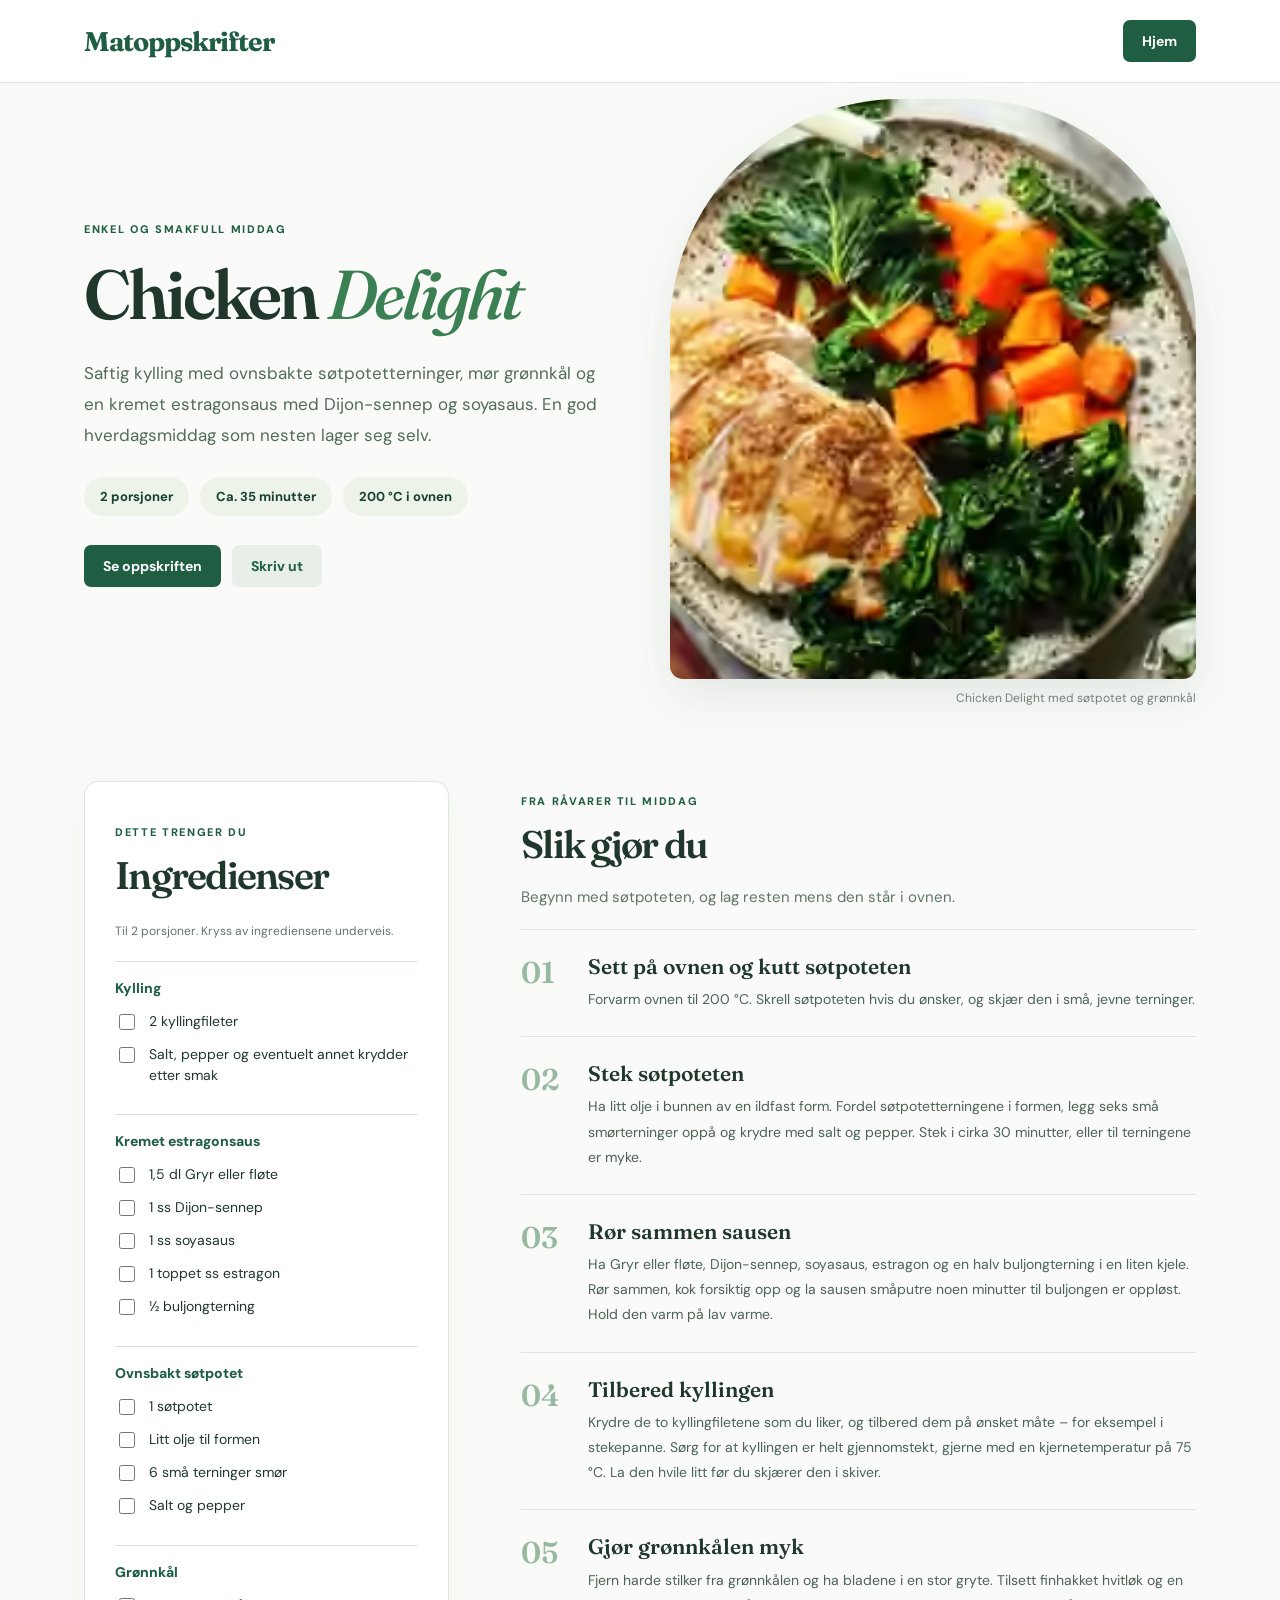
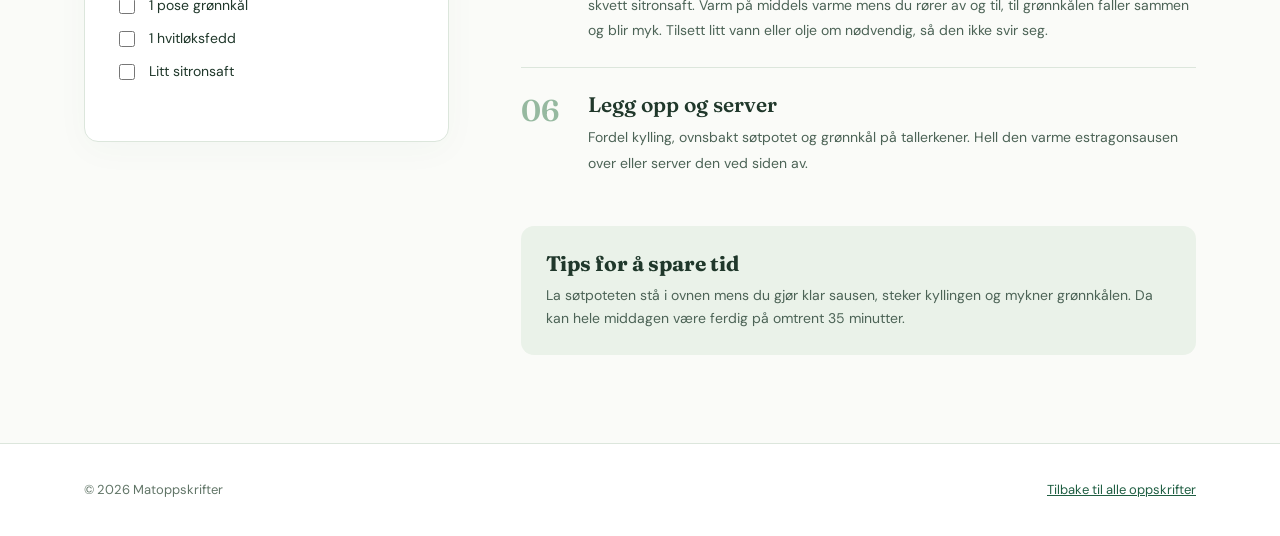
<file: chicken-delight.html>
<!doctype html>
<html lang="nb">
<head>
  <meta charset="utf-8">
  <meta name="viewport" content="width=device-width, initial-scale=1">
  <meta name="theme-color" content="#1f5e42">
  <meta name="description" content="Chicken Delight: saftig kylling med ovnsbakt søtpotet, smørmyk grønnkål og en enkel, kremet saus med Dijon, estragon og soyasaus. Klar på cirka 35 minutter.">
  <title>Chicken Delight – kylling med søtpotet og estragonsaus | Matoppskrifter</title>
  <link rel="preconnect" href="https://fonts.googleapis.com">
  <link rel="preconnect" href="https://fonts.gstatic.com" crossorigin>
  <link href="https://fonts.googleapis.com/css2?family=DM+Sans:wght@400;500;600;700&family=Fraunces:opsz,wght@9..144,500;9..144,600;9..144,700&display=swap" rel="stylesheet">
  <style>
    :root{--green:#1f5e42;--deep:#173f2f;--bg:#fafbf8;--cream:#edf3e9;--line:#dce6dc;--ink:#20382b;--muted:#617567}
    *{box-sizing:border-box}html{scroll-behavior:smooth}body{margin:0;color:var(--ink);background:var(--bg);font:16px/1.65 'DM Sans',Arial,sans-serif}
    .container{max-width:1160px;padding:0 24px;margin:auto}a{color:inherit}a:focus-visible,button:focus-visible,input:focus-visible{outline:3px solid #81b66e;outline-offset:3px}
    .banner{background:var(--green);color:#fff;text-align:center;letter-spacing:.17em;font-size:10px;font-weight:700;padding:9px}
    header{background:#fff;border-bottom:1px solid var(--line)}.header{display:flex;justify-content:space-between;align-items:center;gap:16px;min-height:82px}
    .brand{font:700 27px 'Fraunces',Georgia,serif;color:var(--green);text-decoration:none;letter-spacing:-.04em}
    nav{display:flex;flex-wrap:wrap;gap:20px}nav a{text-decoration:none;font-weight:700;font-size:13px;color:var(--deep)}nav a:hover{text-decoration:underline}
    .crumb{padding:24px 0;color:var(--muted);font-size:13px}.crumb a{color:var(--green)}
    .hero{display:grid;grid-template-columns:1fr 1fr;align-items:center;gap:60px;padding:16px 0 72px}
    .eyebrow,.section-label{color:var(--green);font-weight:800;font-size:11px;letter-spacing:.15em;text-transform:uppercase}
    h1,h2,h3{font-family:'Fraunces',Georgia,serif;line-height:1.2}h1{font-size:clamp(44px,5.4vw,72px);font-weight:600;letter-spacing:-.045em;margin:14px 0 22px}
    h1 em{font-weight:500;color:#3b8053}.intro{max-width:560px;color:#526b59;font-size:17px;line-height:1.85}
    .facts{display:flex;gap:11px;flex-wrap:wrap;margin:25px 0 29px}.fact{background:var(--cream);padding:9px 16px;border-radius:40px;color:var(--deep);font-size:13px;font-weight:700}
    .btn{display:inline-block;background:var(--green);color:#fff;text-decoration:none;border:0;border-radius:7px;padding:12px 19px;font:700 14px 'DM Sans',sans-serif;cursor:pointer}
    .btn:hover{background:var(--deep)}.btn--light{background:#e8efe8;color:var(--green);margin-left:7px}.btn--light:hover{background:#d7e7d7}
    .hero__photo{min-width:0}.hero__photo img{display:block;width:100%;height:min(62vw,580px);min-height:420px;object-fit:cover;border-radius:230px 230px 13px 13px;box-shadow:0 18px 48px #173f2f1a}
    .hero__caption{color:#718376;font-size:12px;margin-top:10px;text-align:right}
    .layout{display:grid;grid-template-columns:minmax(280px,365px) minmax(0,1fr);gap:72px;align-items:start;padding:0 0 88px}
    .card{background:white;border:1px solid var(--line);border-radius:14px;padding:30px;box-shadow:0 8px 35px #1f5e4208}
    h2{font-size:clamp(29px,3vw,41px);font-weight:600;letter-spacing:-.045em;margin:0 0 24px}
    .group{padding:17px 0;border-top:1px solid var(--line)}.group h3{font:800 14px 'DM Sans',sans-serif;margin:0 0 14px;color:var(--green)}
    .ingredient{display:flex;align-items:flex-start;gap:11px;font-size:14px;margin:11px 0;cursor:pointer;line-height:1.5}.ingredient input{accent-color:var(--green);width:16px;height:16px;margin-top:3px;flex-shrink:0}.ingredient:has(input:checked) span{text-decoration:line-through;color:#96a69b}
    .note{font-size:12px;color:var(--muted);margin:0 0 19px}.steps-intro{color:var(--muted);margin:-6px 0 19px;font-size:15px}
    .step{display:grid;grid-template-columns:52px 1fr;gap:15px;padding:24px 0;border-top:1px solid var(--line)}
    .step .num{font:600 30px 'Fraunces',serif;color:#96b9a0}.step h3{font-size:21px;margin:0 0 8px;font-weight:600}.step p{margin:0;color:#4c6356;font-size:14px;line-height:1.8}
    .tip{background:#eaf2e9;border-radius:13px;padding:25px;margin-top:26px}.tip h3{font-size:21px;margin:0 0 8px}.tip p{margin:0;color:#4c6356;font-size:14px}
    .footer{border-top:1px solid var(--line);background:white;padding:35px 0;color:var(--muted);font-size:13px}.footer__inner{display:flex;justify-content:space-between;gap:18px;flex-wrap:wrap}.footer a{color:var(--green)}
    @media(max-width:850px){.hero{gap:30px}.layout{gap:35px}}
    @media(max-width:710px){.container{padding:0 18px}.header{min-height:70px;align-items:flex-start;flex-direction:column;justify-content:center;gap:4px;padding-top:12px;padding-bottom:12px}nav{gap:15px}nav a{font-size:12px}
      .hero{grid-template-columns:1fr;padding:10px 0 42px;gap:23px}.hero__photo img{height:430px;min-height:0}.layout{grid-template-columns:1fr;gap:34px;padding-bottom:60px}.card{padding:25px}.step{grid-template-columns:38px 1fr;gap:10px}}
    @media(max-width:390px){.hero__photo img{height:350px}.btn--light{margin-left:0;margin-top:9px}}
    @media print{.banner,header,.crumb,.hero__photo,.btn,.footer{display:none!important}.container{max-width:none}.hero{display:block;padding:0 0 14px}.hero h1{font-size:36px}.layout{display:block;padding:0}.card{box-shadow:none;border:0;padding:0;margin-bottom:20px}.step{break-inside:avoid;padding:12px 0}.tip{break-inside:avoid}body{background:#fff}}
  </style>
</head>
<body>
  <header><div class="container header"><a class="brand" href="index.html">Matoppskrifter</a><a class="btn" href="index.html">Hjem</a></div></header>
  <main class="container">
    <section class="hero" aria-labelledby="recipe-title">
      <div>
        <div class="eyebrow">ENKEL OG SMAKFULL MIDDAG</div>
        <h1 id="recipe-title">Chicken <em>Delight</em></h1>
        <p class="intro">Saftig kylling med ovnsbakte søtpotetterninger, mør grønnkål og en kremet estragonsaus med Dijon-sennep og soyasaus. En god hverdagsmiddag som nesten lager seg selv.</p>
        <div class="facts"><span class="fact">2 porsjoner</span><span class="fact">Ca. 35 minutter</span><span class="fact">200 °C i ovnen</span></div>
        <a class="btn" href="#ingredienser">Se oppskriften</a>
        <button class="btn btn--light" type="button" onclick="window.print()">Skriv ut</button>
      </div>
      <div class="hero__photo"><img src="images/chicken-delight.avif" alt="Stekt kyllingfilet i skiver med søtpotetterninger og grønnkål på et keramikkfat" width="240" height="320"><div class="hero__caption">Chicken Delight med søtpotet og grønnkål</div></div>
    </section>

    <div class="layout">
      <aside id="ingredienser" class="card" aria-labelledby="ingredients-title">
        <p class="section-label">Dette trenger du</p>
        <h2 id="ingredients-title">Ingredienser</h2>
        <p class="note">Til 2 porsjoner. Kryss av ingrediensene underveis.</p>
        <div class="group"><h3>Kylling</h3>
          <label class="ingredient"><input type="checkbox"><span>2 kyllingfileter</span></label>
          <label class="ingredient"><input type="checkbox"><span>Salt, pepper og eventuelt annet krydder etter smak</span></label>
        </div>
        <div class="group"><h3>Kremet estragonsaus</h3>
          <label class="ingredient"><input type="checkbox"><span>1,5 dl Gryr eller fløte</span></label>
          <label class="ingredient"><input type="checkbox"><span>1 ss Dijon-sennep</span></label>
          <label class="ingredient"><input type="checkbox"><span>1 ss soyasaus</span></label>
          <label class="ingredient"><input type="checkbox"><span>1 toppet ss estragon</span></label>
          <label class="ingredient"><input type="checkbox"><span>½ buljongterning</span></label>
        </div>
        <div class="group"><h3>Ovnsbakt søtpotet</h3>
          <label class="ingredient"><input type="checkbox"><span>1 søtpotet</span></label>
          <label class="ingredient"><input type="checkbox"><span>Litt olje til formen</span></label>
          <label class="ingredient"><input type="checkbox"><span>6 små terninger smør</span></label>
          <label class="ingredient"><input type="checkbox"><span>Salt og pepper</span></label>
        </div>
        <div class="group"><h3>Grønnkål</h3>
          <label class="ingredient"><input type="checkbox"><span>1 pose grønnkål</span></label>
          <label class="ingredient"><input type="checkbox"><span>1 hvitløksfedd</span></label>
          <label class="ingredient"><input type="checkbox"><span>Litt sitronsaft</span></label>
        </div>
      </aside>
      <article id="fremgangsmate" aria-labelledby="steps-title">
        <p class="section-label">Fra råvarer til middag</p>
        <h2 id="steps-title">Slik gjør du</h2>
        <p class="steps-intro">Begynn med søtpoteten, og lag resten mens den står i ovnen.</p>
        <div class="step"><div class="num">01</div><div><h3>Sett på ovnen og kutt søtpoteten</h3><p>Forvarm ovnen til 200 °C. Skrell søtpoteten hvis du ønsker, og skjær den i små, jevne terninger.</p></div></div>
        <div class="step"><div class="num">02</div><div><h3>Stek søtpoteten</h3><p>Ha litt olje i bunnen av en ildfast form. Fordel søtpotetterningene i formen, legg seks små smørterninger oppå og krydre med salt og pepper. Stek i cirka 30 minutter, eller til terningene er myke.</p></div></div>
        <div class="step"><div class="num">03</div><div><h3>Rør sammen sausen</h3><p>Ha Gryr eller fløte, Dijon-sennep, soyasaus, estragon og en halv buljongterning i en liten kjele. Rør sammen, kok forsiktig opp og la sausen småputre noen minutter til buljongen er oppløst. Hold den varm på lav varme.</p></div></div>
        <div class="step"><div class="num">04</div><div><h3>Tilbered kyllingen</h3><p>Krydre de to kyllingfiletene som du liker, og tilbered dem på ønsket måte – for eksempel i stekepanne. Sørg for at kyllingen er helt gjennomstekt, gjerne med en kjernetemperatur på 75 °C. La den hvile litt før du skjærer den i skiver.</p></div></div>
        <div class="step"><div class="num">05</div><div><h3>Gjør grønnkålen myk</h3><p>Fjern harde stilker fra grønnkålen og ha bladene i en stor gryte. Tilsett finhakket hvitløk og en skvett sitronsaft. Varm på middels varme mens du rører av og til, til grønnkålen faller sammen og blir myk. Tilsett litt vann eller olje om nødvendig, så den ikke svir seg.</p></div></div>
        <div class="step"><div class="num">06</div><div><h3>Legg opp og server</h3><p>Fordel kylling, ovnsbakt søtpotet og grønnkål på tallerkener. Hell den varme estragonsausen over eller server den ved siden av.</p></div></div>
        <div class="tip"><h3>Tips for å spare tid</h3><p>La søtpoteten stå i ovnen mens du gjør klar sausen, steker kyllingen og mykner grønnkålen. Da kan hele middagen være ferdig på omtrent 35 minutter.</p></div>
      </article>
    </div>
  </main>
  <footer class="footer"><div class="container footer__inner"><span>© <span id="year"></span> Matoppskrifter</span><a href="index.html">Tilbake til alle oppskrifter</a></div></footer>
  <script>document.getElementById('year').textContent=new Date().getFullYear();</script>
</body>
</html>
</file>
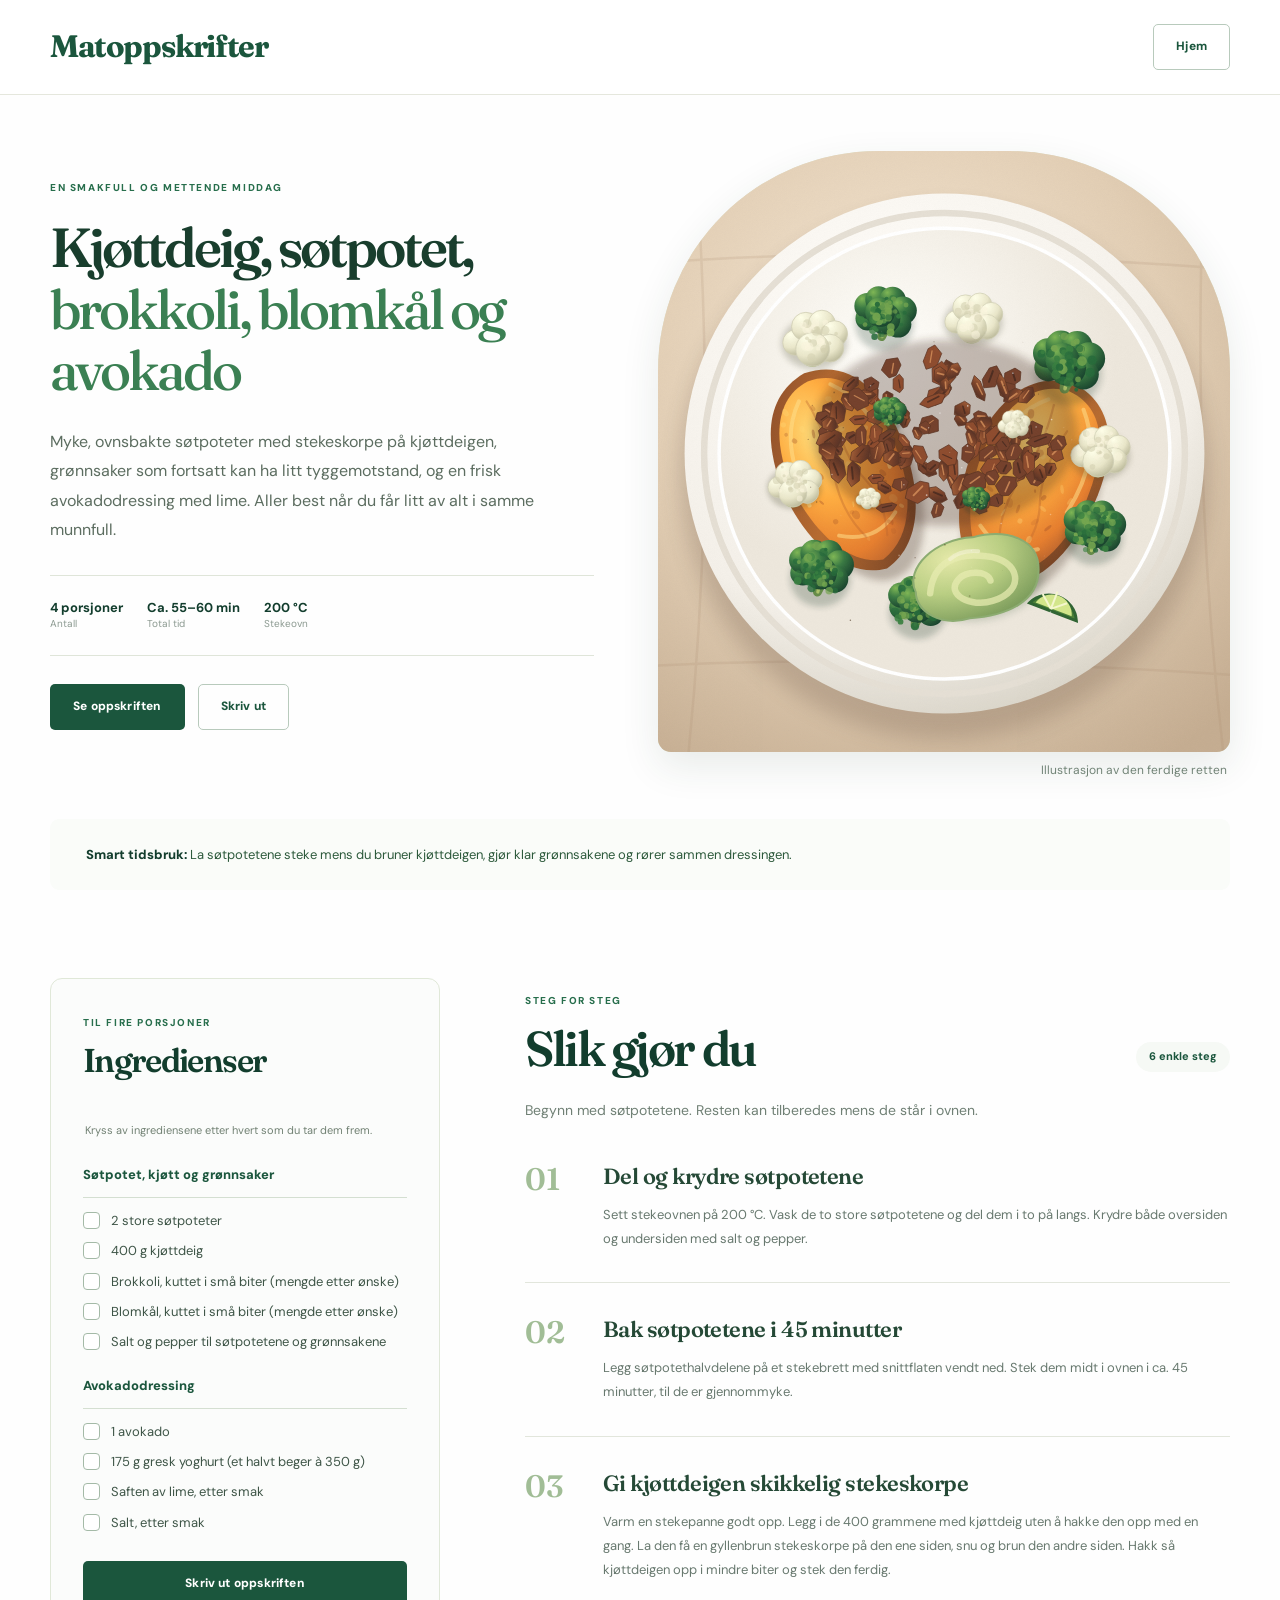
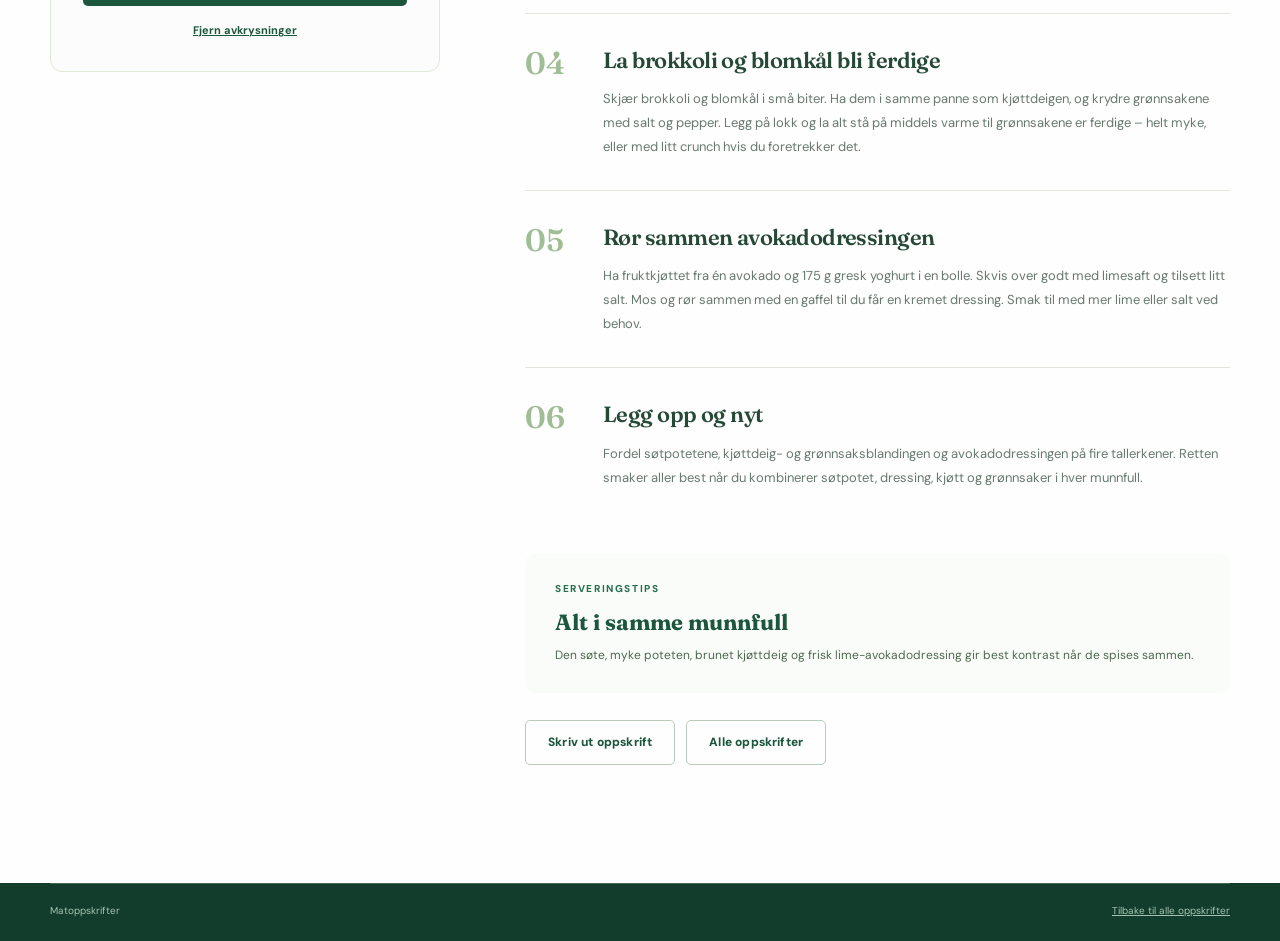
<file: kjottdeig-sotpotet-brokkoli-blomkal-avokado.html>
<!doctype html>
<html lang="nb">
<head>
  <meta charset="utf-8">
  <meta name="viewport" content="width=device-width, initial-scale=1">
  <meta name="theme-color" content="#1b563d">
  <meta name="description" content="Kjøttdeig med ovnsbakt søtpotet, brokkoli, blomkål og kremet avokadodressing med gresk yoghurt og lime. Oppskrift til fire porsjoner.">
  <title>Kjøttdeig, søtpotet, brokkoli, blomkål og avokado | Matoppskrifter</title>
  <link rel="preconnect" href="https://fonts.googleapis.com">
  <link rel="preconnect" href="https://fonts.gstatic.com" crossorigin>
  <link href="https://fonts.googleapis.com/css2?family=DM+Sans:wght@400;500;600;700&family=Fraunces:opsz,wght@9..144,500;9..144,600,9..144,700&display=swap" rel="stylesheet">
  <link rel="stylesheet" href="styles.css">
  <style>
    .hero {padding-top:56px}
    .hero h1 {font-size:clamp(38px,4.3vw,60px);overflow-wrap:break-word}
    .hero h1 em {font-style:normal}
    .hero__image-wrap,.hero__image {min-height:520px}
    .hero__image {object-position:center}
    .hero__caption {color:#718376;font-size:12px;text-align:right;margin:9px 3px 0}
    .recipe-facts .fact {min-width:unset}
    .recipe-facts .fact strong {font-size:13px}
    .ingredient-group {margin-bottom:25px}
    .ingredient-item {font-size:13px}
    .ingredient-item:has(input:checked) span {color:#91a393;text-decoration:line-through}
    .ingredients__actions {margin-top:22px}
    .instructions__intro {margin-bottom:24px}
    @media(max-width:760px) {.hero{padding-top:33px}.hero__image-wrap{min-height:0;height:395px}.hero__image{min-height:0}}
    @media(max-width:400px) {.hero__image-wrap{height:330px}}
    @media print {.hero__caption,.hero__image-wrap{display:none!important}.hero {padding-top:0}}
  </style>
</head>
<body>
  <a class="skip-link" href="#hovedinnhold">Hopp til innhold</a>
  <header class="site-header">
    <div class="header-inner container">
      <a class="brand" href="index.html" aria-label="Matoppskrifter – hjem"><span class="brand__name">Matoppskrifter</span></a>
      <a class="btn btn--outline" href="index.html">Hjem</a>
    </div>
  </header>
  <main id="hovedinnhold">
    <section class="hero container" aria-labelledby="oppskriftstittel">
      <div class="hero__copy">
        <p class="eyebrow">EN SMAKFULL OG METTENDE MIDDAG</p>
        <h1 id="oppskriftstittel">Kjøttdeig, søtpotet, <em>brokkoli, blomkål og avokado</em></h1>
        <p class="hero__lead">Myke, ovnsbakte søtpoteter med stekeskorpe på kjøttdeigen, grønnsaker som fortsatt kan ha litt tyggemotstand, og en frisk avokadodressing med lime. Aller best når du får litt av alt i samme munnfull.</p>
        <div class="recipe-facts" aria-label="Oppskriftsinformasjon">
          <div class="fact"><span><strong>4 porsjoner</strong><small>Antall</small></span></div>
          <div class="fact"><span><strong>Ca. 55–60 min</strong><small>Total tid</small></span></div>
          <div class="fact"><span><strong>200 °C</strong><small>Stekeovn</small></span></div>
        </div>
        <div class="hero__buttons">
          <a class="btn btn--dark" href="#ingredienser">Se oppskriften</a>
          <button class="btn btn--outline" type="button" onclick="window.print()">Skriv ut</button>
        </div>
      </div>
      <figure class="hero__image-wrap" style="margin:0">
        <img class="hero__image" src="images/kjottdeig-sotpotet-brokkoli-blomkal-avokado.svg" alt="Illustrasjon av ovnsbakte søtpotethalvdeler med brunet kjøttdeig, brokkoli, blomkål og grønn avokadodressing på en tallerken" width="1200" height="1200" fetchpriority="high">
        <figcaption class="hero__caption">Illustrasjon av den ferdige retten</figcaption>
      </figure>
    </section>
    <section class="quick-note container" aria-label="Tips">
      <p><strong>Smart tidsbruk:</strong> La søtpotetene steke mens du bruner kjøttdeigen, gjør klar grønnsakene og rører sammen dressingen.</p>
    </section>
    <div class="recipe-layout container">
      <aside class="ingredients" id="ingredienser" aria-labelledby="ingrediensertittel">
        <div class="ingredients__top"><div><p class="section-kicker">TIL FIRE PORSJONER</p><h2 id="ingrediensertittel">Ingredienser</h2></div></div>
        <p class="ingredient-hint">Kryss av ingrediensene etter hvert som du tar dem frem.</p>
        <div class="ingredient-group">
          <h3>Søtpotet, kjøtt og grønnsaker</h3>
          <label class="ingredient-item"><input type="checkbox"><span>2 store søtpoteter</span></label>
          <label class="ingredient-item"><input type="checkbox"><span>400 g kjøttdeig</span></label>
          <label class="ingredient-item"><input type="checkbox"><span>Brokkoli, kuttet i små biter (mengde etter ønske)</span></label>
          <label class="ingredient-item"><input type="checkbox"><span>Blomkål, kuttet i små biter (mengde etter ønske)</span></label>
          <label class="ingredient-item"><input type="checkbox"><span>Salt og pepper til søtpotetene og grønnsakene</span></label>
        </div>
        <div class="ingredient-group">
          <h3>Avokadodressing</h3>
          <label class="ingredient-item"><input type="checkbox"><span>1 avokado</span></label>
          <label class="ingredient-item"><input type="checkbox"><span>175 g gresk yoghurt (et halvt beger à 350 g)</span></label>
          <label class="ingredient-item"><input type="checkbox"><span>Saften av lime, etter smak</span></label>
          <label class="ingredient-item"><input type="checkbox"><span>Salt, etter smak</span></label>
        </div>
        <div class="ingredients__actions">
          <button class="btn btn--dark btn--full" type="button" onclick="window.print()">Skriv ut oppskriften</button>
          <button class="text-button" type="button" id="resetChecklist">Fjern avkrysninger</button>
        </div>
      </aside>
      <article class="instructions" aria-labelledby="slikgjordutittel">
        <p class="section-kicker">STEG FOR STEG</p>
        <div class="instructions__head"><h2 id="slikgjordutittel">Slik gjør du</h2><span class="instructions__count">6 enkle steg</span></div>
        <p class="instructions__intro">Begynn med søtpotetene. Resten kan tilberedes mens de står i ovnen.</p>
        <div class="steps">
          <section class="step"><div class="step__number">01</div><div class="step__body"><h3>Del og krydre søtpotetene</h3><p>Sett stekeovnen på 200 °C. Vask de to store søtpotetene og del dem i to på langs. Krydre både oversiden og undersiden med salt og pepper.</p></div></section>
          <section class="step"><div class="step__number">02</div><div class="step__body"><h3>Bak søtpotetene i 45 minutter</h3><p>Legg søtpotethalvdelene på et stekebrett med snittflaten vendt ned. Stek dem midt i ovnen i ca. 45 minutter, til de er gjennommyke.</p></div></section>
          <section class="step"><div class="step__number">03</div><div class="step__body"><h3>Gi kjøttdeigen skikkelig stekeskorpe</h3><p>Varm en stekepanne godt opp. Legg i de 400 grammene med kjøttdeig uten å hakke den opp med en gang. La den få en gyllenbrun stekeskorpe på den ene siden, snu og brun den andre siden. Hakk så kjøttdeigen opp i mindre biter og stek den ferdig.</p></div></section>
          <section class="step"><div class="step__number">04</div><div class="step__body"><h3>La brokkoli og blomkål bli ferdige</h3><p>Skjær brokkoli og blomkål i små biter. Ha dem i samme panne som kjøttdeigen, og krydre grønnsakene med salt og pepper. Legg på lokk og la alt stå på middels varme til grønnsakene er ferdige – helt myke, eller med litt crunch hvis du foretrekker det.</p></div></section>
          <section class="step"><div class="step__number">05</div><div class="step__body"><h3>Rør sammen avokadodressingen</h3><p>Ha fruktkjøttet fra én avokado og 175 g gresk yoghurt i en bolle. Skvis over godt med limesaft og tilsett litt salt. Mos og rør sammen med en gaffel til du får en kremet dressing. Smak til med mer lime eller salt ved behov.</p></div></section>
          <section class="step step--last"><div class="step__number">06</div><div class="step__body"><h3>Legg opp og nyt</h3><p>Fordel søtpotetene, kjøttdeig- og grønnsaksblandingen og avokadodressingen på fire tallerkener. Retten smaker aller best når du kombinerer søtpotet, dressing, kjøtt og grønnsaker i hver munnfull.</p></div></section>
        </div>
        <div class="finish-card"><div><p class="section-kicker">SERVERINGSTIPS</p><h3>Alt i samme munnfull</h3><p>Den søte, myke poteten, brunet kjøttdeig og frisk lime-avokadodressing gir best kontrast når de spises sammen.</p></div></div>
        <div class="article-bottom-actions"><button class="btn btn--outline" type="button" onclick="window.print()">Skriv ut oppskrift</button><a class="btn btn--outline" href="index.html">Alle oppskrifter</a></div>
      </article>
    </div>
  </main>
  <footer class="site-footer"><div class="container footer-bottom"><span>Matoppskrifter</span><a href="index.html">Tilbake til alle oppskrifter</a></div></footer>
  <script>
    document.getElementById("resetChecklist").addEventListener("click", function () {
      document.querySelectorAll(".ingredient-item input").forEach(function (checkbox) {
        checkbox.checked = false;
      });
    });
  </script>
</body>
</html>
</file>
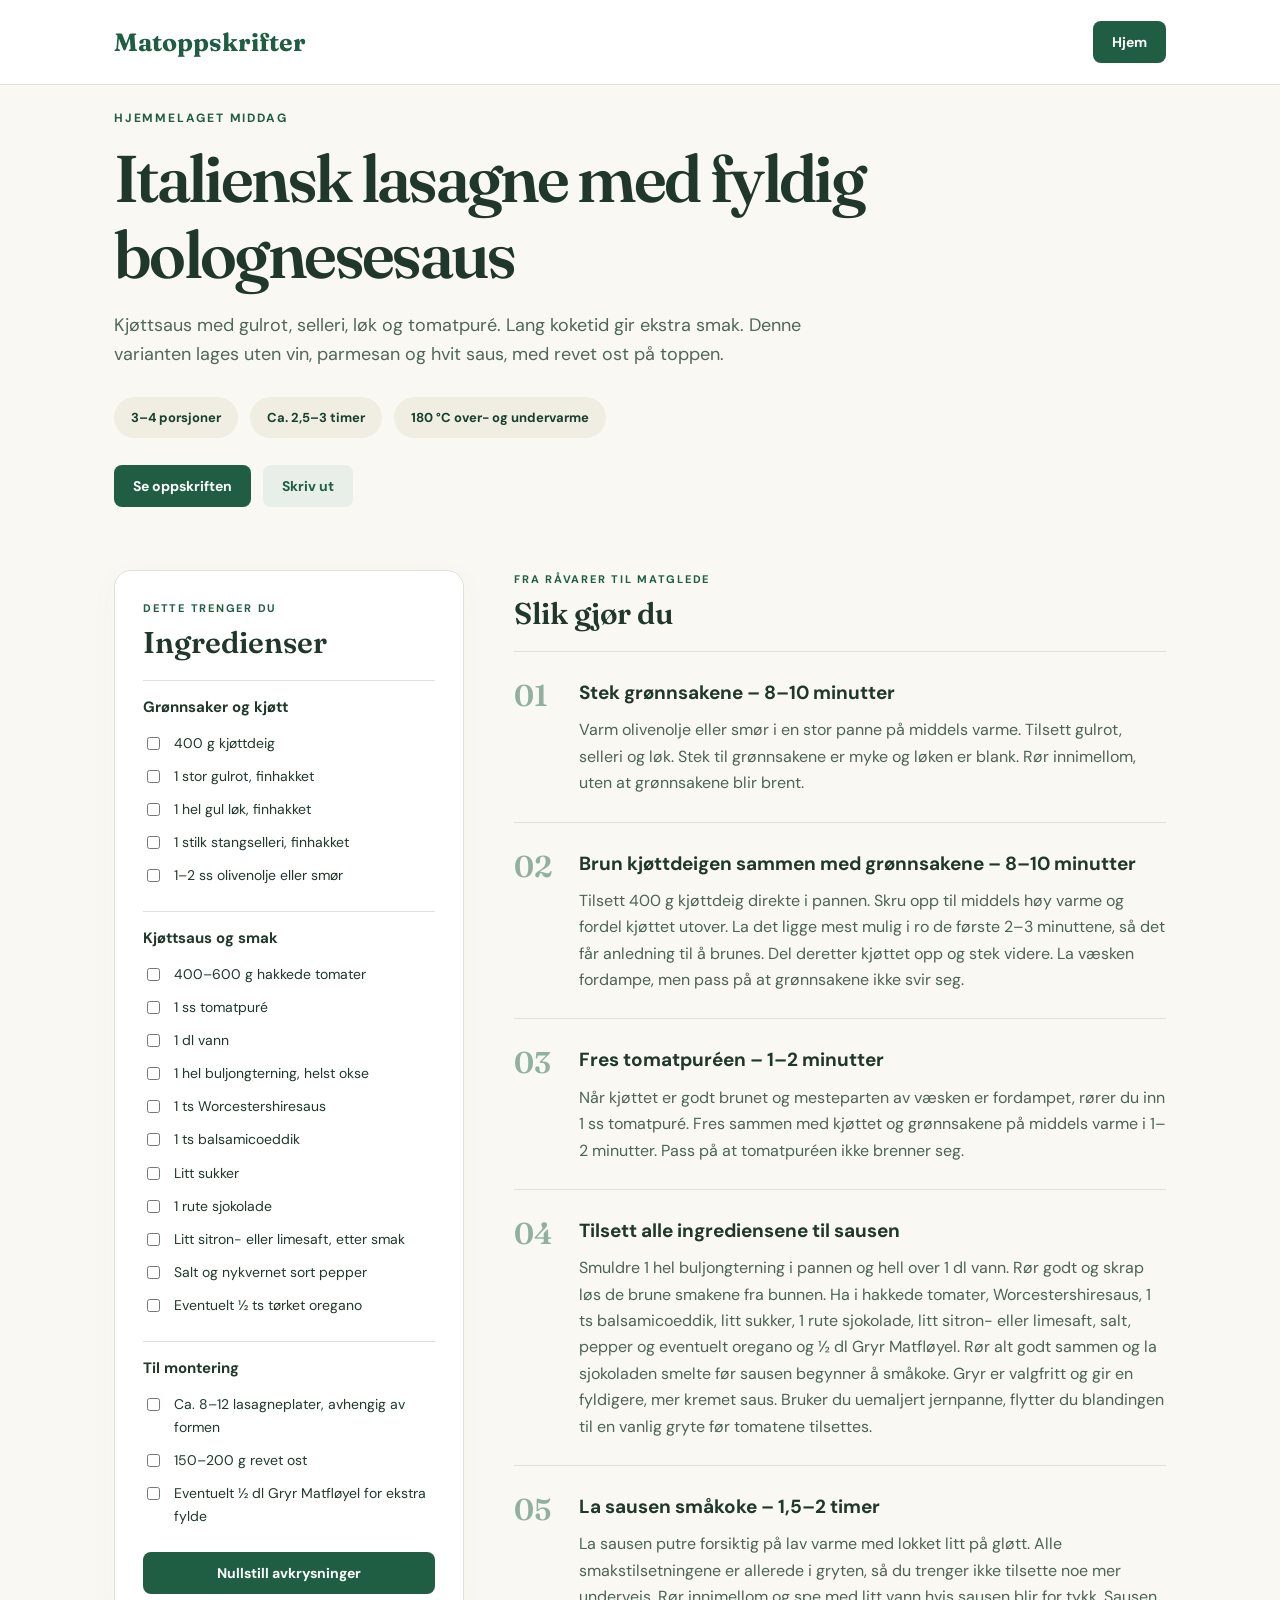
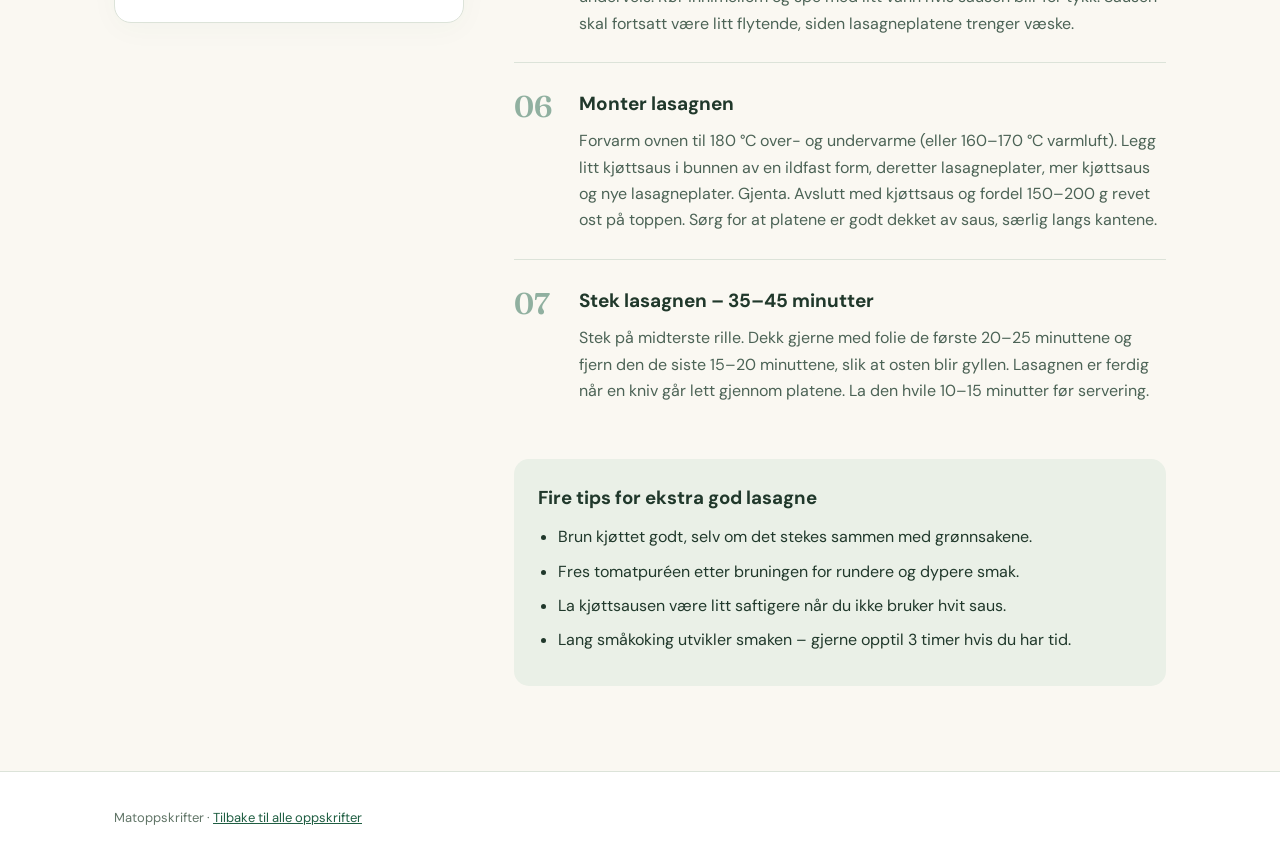
<file: lasagne.html>
<!doctype html>
<html lang="no">
<head>
<meta charset="utf-8"><meta name="viewport" content="width=device-width,initial-scale=1">
<meta name="theme-color" content="#1f5e42">
<meta name="description" content="Hjemmelaget lasagne med fyldig kjøttsaus, tomatpuré, gulrot og selleri. Uten hvit saus, med ost på toppen.">
<title>Hjemmelaget italiensk lasagne | Matoppskrifter</title>
<link rel="preconnect" href="https://fonts.googleapis.com"><link rel="preconnect" href="https://fonts.gstatic.com" crossorigin>
<link href="https://fonts.googleapis.com/css2?family=DM+Sans:wght@400;500;600;700&family=Fraunces:opsz,wght@9..144,500;9..144,600;9..144,700&display=swap" rel="stylesheet">
<style>
:root{--green:#1f5e42;--deep:#173f2f;--bg:#faf8f2;--cream:#f0ede2;--line:#dce3d9;--ink:#20382b;--muted:#617567}
*{box-sizing:border-box}html{scroll-behavior:smooth}body{margin:0;color:var(--ink);background:var(--bg);font:16px/1.65 'DM Sans',sans-serif}
.container{max-width:1100px;padding:0 24px;margin:auto}header{background:#fff;border-bottom:1px solid var(--line)}.header{display:flex;justify-content:space-between;align-items:center;gap:16px;min-height:84px}.brand{font:700 25px 'Fraunces',serif;color:var(--green);text-decoration:none}nav a{color:var(--ink);text-decoration:none;margin-left:22px;font-weight:600;font-size:14px}nav a:hover{text-decoration:underline}
.banner{background:var(--deep);color:#fff;text-align:center;letter-spacing:.15em;font-size:11px;padding:9px}
.crumb{padding:24px 0;color:var(--muted);font-size:13px}.crumb a{color:var(--green)}
.hero{padding:24px 0 43px}.eyebrow{color:var(--green);font-weight:700;font-size:12px;letter-spacing:.15em;text-transform:uppercase}
h1,h2{font-family:'Fraunces',Georgia,serif;line-height:1.15}h1{font-size:clamp(37px,5.7vw,66px);font-weight:600;letter-spacing:-.04em;max-width:780px;margin:12px 0 18px}h2{font-size:30px;font-weight:600;margin:0 0 20px}.intro{max-width:710px;color:#4f6758;font-size:18px}.facts{display:flex;gap:12px;flex-wrap:wrap;margin:27px 0}.fact{background:var(--cream);padding:10px 17px;border-radius:40px;color:var(--deep);font-size:13px;font-weight:700}
.btn{display:inline-block;background:var(--green);color:#fff;text-decoration:none;border:0;border-radius:8px;padding:12px 19px;font:700 14px 'DM Sans',sans-serif;cursor:pointer}
.layout{display:grid;grid-template-columns:minmax(270px,350px) 1fr;gap:50px;align-items:start;padding:20px 0 85px}
.card{background:white;border:1px solid var(--line);border-radius:17px;padding:28px;box-shadow:0 6px 30px #1f5e4208}.section-label{font-size:11px;letter-spacing:.16em;font-weight:700;color:var(--green);text-transform:uppercase;margin:0 0 8px}.group{padding:14px 0;border-top:1px solid var(--line)}.group h3{font-size:15px;margin:0 0 12px}.ingredient{display:flex;align-items:flex-start;gap:11px;font-size:14px;margin:10px 0;cursor:pointer}.ingredient input{accent-color:var(--green);margin-top:5px}.ingredient:has(input:checked) span{text-decoration:line-through;color:#96a69b}
.step{display:grid;grid-template-columns:50px 1fr;gap:15px;padding:25px 0;border-top:1px solid var(--line)}.step .num{font:600 30px 'Fraunces',serif;color:#90b0a0}.step h3{font-size:19px;margin:0 0 9px}.step p{margin:0;color:#4c6356}
.tip{background:#eaf0e7;border-radius:15px;padding:24px;margin-top:30px}.tip h3{margin:0 0 10px}.tip ul{margin:0;padding-left:20px}.tip li{margin-bottom:8px}
.footer{border-top:1px solid var(--line);background:white;padding:35px 0;color:var(--muted);font-size:13px}
@media(max-width:730px){.layout{grid-template-columns:1fr;gap:30px}.header{min-height:67px}nav a{margin-left:11px;font-size:12px}.container{padding:0 18px}.hero{padding-top:8px}.card{padding:22px}.step{grid-template-columns:36px 1fr;gap:12px}}
@media print{header,.banner,.crumb,.btn,.footer{display:none}.container{max-width:none}.layout{display:block}.card{box-shadow:none;break-inside:avoid}.step{break-inside:avoid}.hero{padding:0}body{background:white}h1{font-size:36px}}
</style>
</head>
<body>
<header><div class="container header"><a class="brand" href="index.html">Matoppskrifter</a><a class="btn" href="index.html">Hjem</a></div></header>
<main class="container">
<section class="hero"><div class="eyebrow">Hjemmelaget middag</div><h1>Italiensk lasagne med fyldig bolognesesaus</h1>
<p class="intro">Kjøttsaus med gulrot, selleri, løk og tomatpuré. Lang koketid gir ekstra smak. Denne varianten lages uten vin, parmesan og hvit saus, med revet ost på toppen.</p>
<div class="facts"><span class="fact">3–4 porsjoner</span><span class="fact">Ca. 2,5–3 timer</span><span class="fact">180 °C over- og undervarme</span></div>
<a class="btn" href="#ingredienser">Se oppskriften</a> <button class="btn" type="button" onclick="window.print()" style="background:#e8efe8;color:#1f5e42;margin-left:8px">Skriv ut</button>
</section>
<div class="layout">
<aside id="ingredienser" class="card"><p class="section-label">Dette trenger du</p><h2>Ingredienser</h2>
<div class="group"><h3>Grønnsaker og kjøtt</h3>
<label class="ingredient"><input type="checkbox"><span>400 g kjøttdeig</span></label>
<label class="ingredient"><input type="checkbox"><span>1 stor gulrot, finhakket</span></label>
<label class="ingredient"><input type="checkbox"><span>1 hel gul løk, finhakket</span></label>
<label class="ingredient"><input type="checkbox"><span>1 stilk stangselleri, finhakket</span></label>
<label class="ingredient"><input type="checkbox"><span>1–2 ss olivenolje eller smør</span></label></div>
<div class="group"><h3>Kjøttsaus og smak</h3>
<label class="ingredient"><input type="checkbox"><span>400–600 g hakkede tomater</span></label>
<label class="ingredient"><input type="checkbox"><span>1 ss tomatpuré</span></label>
<label class="ingredient"><input type="checkbox"><span>1 dl vann</span></label>
<label class="ingredient"><input type="checkbox"><span>1 hel buljongterning, helst okse</span></label>
<label class="ingredient"><input type="checkbox"><span>1 ts Worcestershiresaus</span></label>
<label class="ingredient"><input type="checkbox"><span>1 ts balsamicoeddik</span></label>
<label class="ingredient"><input type="checkbox"><span>Litt sukker</span></label>
<label class="ingredient"><input type="checkbox"><span>1 rute sjokolade</span></label>
<label class="ingredient"><input type="checkbox"><span>Litt sitron- eller limesaft, etter smak</span></label>
<label class="ingredient"><input type="checkbox"><span>Salt og nykvernet sort pepper</span></label>
<label class="ingredient"><input type="checkbox"><span>Eventuelt ½ ts tørket oregano</span></label></div>
<div class="group"><h3>Til montering</h3>
<label class="ingredient"><input type="checkbox"><span>Ca. 8–12 lasagneplater, avhengig av formen</span></label>
<label class="ingredient"><input type="checkbox"><span>150–200 g revet ost</span></label>
<label class="ingredient"><input type="checkbox"><span>Eventuelt ½ dl Gryr Matfløyel for ekstra fylde</span></label></div>
<button type="button" class="btn" style="width:100%" onclick="document.querySelectorAll('.ingredient input').forEach(x=>x.checked=false)">Nullstill avkrysninger</button>
</aside>
<article id="fremgangsmate"><p class="section-label">Fra råvarer til matglede</p><h2>Slik gjør du</h2>
<div class="step"><span class="num">01</span><div><h3>Stek grønnsakene – 8–10 minutter</h3><p>Varm olivenolje eller smør i en stor panne på middels varme. Tilsett gulrot, selleri og løk. Stek til grønnsakene er myke og løken er blank. Rør innimellom, uten at grønnsakene blir brent.</p></div></div>
<div class="step"><span class="num">02</span><div><h3>Brun kjøttdeigen sammen med grønnsakene – 8–10 minutter</h3><p>Tilsett 400 g kjøttdeig direkte i pannen. Skru opp til middels høy varme og fordel kjøttet utover. La det ligge mest mulig i ro de første 2–3 minuttene, så det får anledning til å brunes. Del deretter kjøttet opp og stek videre. La væsken fordampe, men pass på at grønnsakene ikke svir seg.</p></div></div>
<div class="step"><span class="num">03</span><div><h3>Fres tomatpuréen – 1–2 minutter</h3><p>Når kjøttet er godt brunet og mesteparten av væsken er fordampet, rører du inn 1 ss tomatpuré. Fres sammen med kjøttet og grønnsakene på middels varme i 1–2 minutter. Pass på at tomatpuréen ikke brenner seg.</p></div></div>
<div class="step"><span class="num">04</span><div><h3>Tilsett alle ingrediensene til sausen</h3><p>Smuldre 1 hel buljongterning i pannen og hell over 1 dl vann. Rør godt og skrap løs de brune smakene fra bunnen. Ha i hakkede tomater, Worcestershiresaus, 1 ts balsamicoeddik, litt sukker, 1 rute sjokolade, litt sitron- eller limesaft, salt, pepper og eventuelt oregano og ½ dl Gryr Matfløyel. Rør alt godt sammen og la sjokoladen smelte før sausen begynner å småkoke. Gryr er valgfritt og gir en fyldigere, mer kremet saus. Bruker du uemaljert jernpanne, flytter du blandingen til en vanlig gryte før tomatene tilsettes.</p></div></div>
<div class="step"><span class="num">05</span><div><h3>La sausen småkoke – 1,5–2 timer</h3><p>La sausen putre forsiktig på lav varme med lokket litt på gløtt. Alle smakstilsetningene er allerede i gryten, så du trenger ikke tilsette noe mer underveis. Rør innimellom og spe med litt vann hvis sausen blir for tykk. Sausen skal fortsatt være litt flytende, siden lasagneplatene trenger væske.</p></div></div>
<div class="step"><span class="num">06</span><div><h3>Monter lasagnen</h3><p>Forvarm ovnen til 180 °C over- og undervarme (eller 160–170 °C varmluft). Legg litt kjøttsaus i bunnen av en ildfast form, deretter lasagneplater, mer kjøttsaus og nye lasagneplater. Gjenta. Avslutt med kjøttsaus og fordel 150–200 g revet ost på toppen. Sørg for at platene er godt dekket av saus, særlig langs kantene.</p></div></div>
<div class="step"><span class="num">07</span><div><h3>Stek lasagnen – 35–45 minutter</h3><p>Stek på midterste rille. Dekk gjerne med folie de første 20–25 minuttene og fjern den de siste 15–20 minuttene, slik at osten blir gyllen. Lasagnen er ferdig når en kniv går lett gjennom platene. La den hvile 10–15 minutter før servering.</p></div></div>
<div class="tip"><h3>Fire tips for ekstra god lasagne</h3><ul><li>Brun kjøttet godt, selv om det stekes sammen med grønnsakene.</li><li>Fres tomatpuréen etter bruningen for rundere og dypere smak.</li><li>La kjøttsausen være litt saftigere når du ikke bruker hvit saus.</li><li>Lang småkoking utvikler smaken – gjerne opptil 3 timer hvis du har tid.</li></ul></div>
</article></div></main>
<footer class="footer"><div class="container">Matoppskrifter · <a href="index.html" style="color:#1f5e42">Tilbake til alle oppskrifter</a></div></footer>
</body></html>
</file>
<file: styles.css>
:root{
  --green:#1b563d;--green-2:#276e4c;--deep:#123d2d;--lime:#d7ebba;
  --cream:#fefefe;--ivory:#fdfefd;--sage:#f9fbf9;--border:#e4eae3;
  --ink:#20362b;--muted:#61736a;--white:#fff;--shadow:0 18px 50px rgba(28,65,42,.10);
  --serif:"Fraunces",Georgia,serif;--sans:"DM Sans",Arial,sans-serif;
}
*{box-sizing:border-box}
html{scroll-behavior:smooth;scroll-padding-top:110px}
body{margin:0;background:var(--cream);color:var(--ink);font:16px/1.6 var(--sans);-webkit-font-smoothing:antialiased}
button,input{font:inherit}
button{cursor:pointer}
a{color:inherit;text-decoration:none}
img,svg{display:block;max-width:100%}
a:focus-visible,button:focus-visible,input:focus-visible{outline:3px solid #87b96f;outline-offset:4px}
[hidden]{display:none!important}
.container{width:min(1180px,calc(100% - 64px));margin-inline:auto}
.skip-link{position:absolute;left:12px;top:-90px;background:var(--deep);color:white;padding:12px 20px;z-index:1000}
.skip-link:focus{top:12px}
.announcement{height:33px;display:flex;align-items:center;justify-content:center;gap:15px;background:var(--green);color:#f5f7e9;font-size:9px;font-weight:700;letter-spacing:.25em}
.announcement__dot{width:5px;height:5px;background:#b9dda5;border-radius:50%}
 .site-header{position:relative;z-index:20;background:#ffffff;border-bottom:1px solid #e5e7dd}
.header-inner{min-height:94px;display:flex;align-items:center;justify-content:space-between;gap:28px}
.brand{display:inline-flex;align-items:center;flex-shrink:0;color:var(--green)}
.brand__name{font-family:var(--serif);font-size:31px;font-weight:700;letter-spacing:-.045em;line-height:1.2}
.desktop-nav{display:flex;align-items:center;gap:36px;margin-left:auto}
.nav-link{position:relative;white-space:nowrap;font-weight:700;color:#395448;font-size:13px;padding:12px 0;transition:color .2s}
.nav-link:hover,.nav-link--active{color:var(--green)}
.nav-link--active:after,.nav-link:hover:after{content:"";position:absolute;left:0;bottom:2px;width:100%;height:2px;background:var(--green)}
.header-actions{display:flex;gap:9px;align-items:center}
.icon-button{display:grid;place-items:center;width:39px;height:39px;border:0;background:transparent;color:var(--green);border-radius:50%;transition:background .2s}
.icon-button:hover{background:var(--sage)}
.icon-button svg{width:22px;height:22px}
.header-heart[aria-pressed="true"] svg{fill:#c3deaf}
.mobile-toggle{display:none}
.search-panel{padding:0 0 20px}
.search-panel label{display:block;font-size:12px;font-weight:800;margin-bottom:7px}
.search-panel__row{display:flex;gap:10px}
.search-panel input{width:100%;padding:13px 17px;background:#fff;border:1px solid var(--border);border-radius:9px}
.search-panel p{font-size:12px;margin:6px 0 0;color:var(--muted)}
.mobile-nav{padding:10px 30px 20px;border-top:1px solid var(--border);background:#fff}
.mobile-nav a{display:block;padding:11px 0;border-bottom:1px solid var(--border);font-weight:700}
.breadcrumbs{min-height:81px;display:flex;align-items:center;gap:12px;flex-wrap:wrap;color:#7a8880;font-size:11px}
.breadcrumbs a:hover{color:var(--green);text-decoration:underline}
.breadcrumbs [aria-current]{color:var(--green);font-weight:700}
.hero{display:grid;grid-template-columns:1fr 1.05fr;gap:64px;align-items:center;padding-bottom:67px}
.hero__copy{padding:19px 0 22px}
.eyebrow,.section-kicker{font-size:10px;color:var(--green-2);font-weight:800;letter-spacing:.16em}
.eyebrow{display:flex;align-items:center;gap:9px;margin-bottom:21px}
.eyebrow__leaf{color:#7faf6b;font-size:23px}
.hero h1{font-family:var(--serif);font-size:clamp(48px,5.15vw,77px);line-height:1.12;letter-spacing:-.055em;font-weight:600;margin:0 0 25px;color:#193e2d}
.hero h1 em{font-weight:500;color:#3b8053}
.hero__lead{font-size:16px;line-height:1.84;max-width:490px;color:#5c6d60;margin:0 0 30px}
.recipe-facts{display:flex;gap:24px;align-items:center;flex-wrap:wrap;padding:23px 0;border-top:1px solid #dfe5d9;border-bottom:1px solid #dfe5d9;margin-bottom:28px}
.fact{display:flex;align-items:center;gap:9px;min-width:100px}
.fact__icon{width:28px;color:var(--green-2)}
.fact__icon svg{width:26px;height:26px}
.fact strong{display:block;color:var(--deep);font-size:12px;line-height:1.35}
.fact small{display:block;color:#8b9990;font-size:10px}
.hero__buttons{display:flex;gap:13px;flex-wrap:wrap}
.btn{border:1px solid transparent;border-radius:5px;display:inline-flex;justify-content:center;align-items:center;gap:12px;padding:14px 22px;font-size:12px;letter-spacing:.015em;font-weight:800;line-height:1.3;white-space:nowrap;transition:background .2s,transform .2s,color .2s}
.btn:hover{transform:translateY(-2px)}
.btn--dark{background:var(--green);color:#fff}
.btn--dark:hover{background:var(--deep)}
.btn--outline{color:var(--green);background:transparent;border-color:#b8cabc}
.btn--outline:hover{background:#f8faf7}
.btn svg{height:17px;width:17px}
.btn[aria-pressed="true"]{background:var(--sage)}
.hero__image-wrap{position:relative;min-height:560px;height:100%;max-height:635px}
.hero__image{width:100%;height:100%;min-height:560px;object-fit:cover;border-radius:220px 220px 13px 13px;background:#dce7d1;box-shadow:0 14px 38px rgba(35,73,46,.1)}
.hero__image-tag{position:absolute;bottom:23px;left:-31px;background:#e8f1da;width:125px;height:125px;display:flex;align-items:center;justify-content:center;gap:5px;border:7px solid var(--cream);border-radius:50%;transform:rotate(-11deg);color:var(--green);font-size:12px;line-height:1.15}
.hero__image-tag strong{font-family:var(--serif);font-size:17px;font-weight:700}
.tag-sprout{font-size:26px}
.quick-note{background:#fafcf9;display:flex;align-items:center;gap:24px;padding:25px 36px;margin-bottom:88px;border-radius:9px;color:#2d5a3c}
.quick-note__icon{font-size:35px;line-height:1;color:#508b5d}
.quick-note p{font-size:13px;line-height:1.65;margin:0;flex:1}
.quick-note p strong{font-weight:800;color:var(--deep)}
.quick-note a{white-space:nowrap;font-size:12px;font-weight:800;border-bottom:1px solid var(--green);padding-bottom:3px}
.recipe-layout{display:grid;grid-template-columns:390px minmax(0,1fr);gap:85px;align-items:start;padding-bottom:118px}
.ingredients{background:#fbfcfb;border:1px solid #e0e8d8;border-radius:12px;padding:36px 32px 30px;position:relative}
.ingredients__top{display:flex;justify-content:space-between;align-items:start;gap:12px}
.section-kicker{margin:0 0 10px}
.ingredients h2,.instructions h2,.more-recipes h2{font-family:var(--serif);font-weight:600;letter-spacing:-.05em;line-height:1.2;color:var(--deep)}
.ingredients h2{font-size:33px;margin:0 0 27px}
.ingredients__drawing{font-size:50px;color:#8ab17d;line-height:1}
.servings-control{padding:15px 16px;border-radius:8px;background:#fff;display:flex;justify-content:space-between;align-items:center;gap:16px}
.servings-control>span{font-size:12px;font-weight:800}
.stepper{display:flex;align-items:center;gap:12px}
.stepper button{display:grid;place-items:center;background:#f8faf7;color:var(--green);border:1px solid #d5e3d2;border-radius:50%;width:28px;height:28px;font-size:20px;line-height:1}
.stepper button:hover{background:#dcecd1}
.stepper button:disabled{cursor:not-allowed;opacity:.4}
.stepper output{font-weight:800;color:var(--deep);width:17px;text-align:center}
.ingredient-hint{font-size:11px;color:#718173;margin:14px 2px 26px}
.ingredient-group{margin-bottom:30px}
.ingredient-group h3{font-weight:800;color:var(--green);font-size:13px;margin:0 0 14px;padding-bottom:11px;border-bottom:1px solid #d4dfd1}
.ingredient-item{display:flex;align-items:flex-start;gap:11px;margin:12px 0;cursor:pointer;line-height:1.4;font-size:12.5px;color:#3e5547}
.ingredient-item input{appearance:none;-webkit-appearance:none;flex:0 0 auto;width:17px;height:17px;margin:0;background:#fff;border:1.5px solid #a4baa7;border-radius:4px;cursor:pointer;position:relative}
.ingredient-item input:checked{background:var(--green);border-color:var(--green)}
.ingredient-item input:checked:after{content:"";position:absolute;left:4px;top:1px;width:5px;height:9px;border:solid #fff;border-width:0 2px 2px 0;transform:rotate(45deg)}
.ingredient-item input:checked+span{color:#91a393;text-decoration:line-through}
.ingredient-amount{font-weight:800;color:var(--deep)}
.ingredients__actions{padding-top:4px}
.btn--full{width:100%}
.text-button{display:block;margin:15px auto 0;border:0;background:none;color:var(--green);font-weight:700;font-size:11px;text-decoration:underline}
.instructions{min-width:0;padding-top:15px}
.instructions__head{display:flex;align-items:end;justify-content:space-between;gap:20px}
.instructions h2{font-size:clamp(37px,4vw,49px);margin:0}
.instructions__count{font-size:11px;font-weight:800;background:#f6f9f5;color:var(--green);border-radius:40px;padding:6px 13px;white-space:nowrap;margin-bottom:6px}
.instructions__intro{margin:20px 0 30px;color:#708075;font-size:14px;line-height:1.85;max-width:650px}
.step{display:grid;grid-template-columns:57px 1fr;gap:21px;padding:29px 0 31px;border-bottom:1px solid #e2e6dc}
.step:first-child{padding-top:11px}
.step--last{border-bottom:0}
.step__number{font-family:var(--serif);font-size:31px;font-weight:600;color:#a1bd96;line-height:1.3}
.step h3{font-family:var(--serif);font-size:22px;letter-spacing:-.025em;color:#254936;font-weight:600;margin:0 0 9px}
.step p{margin:0;color:#68796f;font-size:13px;line-height:1.85}
.inline-tip{background:#fafcf9;border-left:3px solid #80a876;padding:15px 18px;margin-top:19px;display:flex;gap:13px;border-radius:0 7px 7px 0}
.inline-tip>span{font-size:24px;color:var(--green)}
.inline-tip p{font-size:12px}
.inline-tip strong{color:var(--deep);display:block;margin-bottom:2px}
.finish-card{display:flex;gap:25px;background:#fafcf9;padding:27px 30px;border-radius:10px;margin-top:33px}
.finish-card__flower{font-size:37px;color:#5d9663}
.finish-card h3{font-family:var(--serif);font-size:22px;line-height:1.4;color:var(--green);margin:0 0 6px}
.finish-card p:last-child{font-size:12px;color:#4d694f;margin:0;line-height:1.85}
.article-bottom-actions{display:flex;gap:11px;flex-wrap:wrap;margin-top:27px}
.more-recipes{background:#fbfcfb;padding:80px 0 100px}
.more-recipes__heading{display:flex;align-items:end;justify-content:space-between;margin-bottom:30px;gap:20px}
.more-recipes h2{font-size:clamp(33px,4vw,45px);margin:0}
.more-recipes__heading>p{font-size:12px;color:#718376}
.recipe-cards{display:grid;grid-template-columns:repeat(3,minmax(0,1fr));gap:24px}
.recipe-card{background:#fff;border-radius:10px;overflow:hidden;box-shadow:0 4px 10px rgba(35,67,40,.025)}
.recipe-card__photo{height:235px;background:#dce7d3;overflow:hidden}
.recipe-card__photo img{width:100%;height:100%;object-fit:cover;transition:transform .3s}
.recipe-card:hover img{transform:scale(1.035)}
.recipe-card__text{padding:24px 23px 28px}
.recipe-card__text span{display:block;font-size:10px;letter-spacing:.13em;font-weight:800;color:#638d66;margin-bottom:8px}
.recipe-card__text h3{font-family:var(--serif);font-size:21px;line-height:1.25;letter-spacing:-.03em;color:var(--deep);margin:0 0 8px}
.recipe-card__text p{font-size:12px;color:#758579;line-height:1.6;margin:0}
.site-footer{background:var(--deep);color:#e7f3e1}
.footer-main{padding:56px 0 40px;display:flex;align-items:center;gap:44px}
.brand--footer{color:#f0f8e9}
.brand--footer .brand__name{font-size:29px}
.footer-main>div{flex:1}
.footer-main p{font-family:var(--serif);font-size:23px;margin:0 0 3px}
.footer-main span:not(.brand__words):not(.brand__icon){font-size:12px;color:#b2cbb6}
.back-to-top{font-size:12px;font-weight:800;border:1px solid #678e71;padding:12px 18px;border-radius:5px}
.back-to-top:hover{background:#285a3c}
.footer-bottom{border-top:1px solid #426a50;padding:19px 0 22px;display:flex;justify-content:space-between;gap:20px;flex-wrap:wrap;color:#a5c2ae;font-size:10px}
.footer-bottom a{text-decoration:underline}
.toast{position:fixed;bottom:22px;left:50%;transform:translate(-50%,14px);border-radius:7px;padding:12px 20px;background:#1b563d;color:#fff;box-shadow:var(--shadow);font-size:13px;font-weight:700;z-index:90;opacity:0;pointer-events:none;transition:opacity .25s,transform .25s;max-width:calc(100% - 30px);text-align:center}
.toast--visible{opacity:1;transform:translate(-50%,0)}
@media(max-width:1050px){
  .desktop-nav{gap:19px}
  .hero{gap:35px}
  .hero h1{font-size:clamp(44px,5.2vw,64px)}
  .recipe-layout{grid-template-columns:335px minmax(0,1fr);gap:46px}
  .ingredients{padding:30px 24px}
  .recipe-facts{gap:15px}
  .hero__image-wrap,.hero__image{min-height:510px}
}
@media(max-width:760px){
  html{scroll-padding-top:70px}
  .container{width:min(100% - 34px,560px)}
  .announcement{font-size:8px;height:30px;letter-spacing:.14em}
  .header-inner{min-height:74px}
  .brand__name{font-size:clamp(21px,5.6vw,26px)}
  .desktop-nav{display:none}
  .mobile-toggle{display:grid}
  .breadcrumbs{min-height:61px;font-size:10px;gap:8px}
  .hero{grid-template-columns:1fr;gap:25px;padding-bottom:41px}
  .hero__copy{padding:0}
  .hero h1{font-size:clamp(45px,9vw,64px)}
  .hero__lead{font-size:14px;margin-bottom:23px}
  .recipe-facts{gap:13px;justify-content:space-between;margin-bottom:22px}
  .fact{min-width:auto;gap:6px}
  .fact__icon,.fact__icon svg{width:22px;height:22px}
  .fact strong{font-size:10px}
  .fact small{font-size:9px}
  .hero__image-wrap{min-height:340px;height:390px;max-height:none;margin-top:8px}
  .hero__image{height:100%;min-height:0;border-radius:180px 180px 12px 12px}
  .hero__image-tag{left:-8px;bottom:15px;width:95px;height:95px;border-width:5px;font-size:10px}
  .hero__image-tag strong{font-size:13px}
  .quick-note{padding:20px 21px;margin-bottom:55px;gap:11px;align-items:start;flex-wrap:wrap}
  .quick-note__icon{font-size:24px}
  .quick-note p{font-size:12px;flex:1 1 70%}
  .quick-note a{margin-left:35px}
  .recipe-layout{display:flex;flex-direction:column;gap:48px;padding-bottom:70px}
  .ingredients{width:100%}
  .instructions{padding-top:0;width:100%}
  .instructions__intro{margin:14px 0 22px}
  .step{grid-template-columns:46px 1fr;gap:11px;padding:23px 0}
  .step__number{font-size:27px}
  .step h3{font-size:21px}
  .more-recipes{padding:55px 0 70px}
  .more-recipes__heading{align-items:start;flex-direction:column;gap:0}
  .recipe-cards{grid-template-columns:1fr;gap:18px}
  .recipe-card__photo{height:230px}
  .footer-main{flex-wrap:wrap;gap:22px;padding:40px 0}
  .footer-main>div{flex:1 1 60%}
  .back-to-top{margin-left:auto}
}
@media(max-width:400px){
  .container{width:calc(100% - 28px)}
  .hero__buttons .btn{flex:1}
  .btn{padding:12px 15px}
  .recipe-facts{gap:8px}
  .fact__icon{display:none}
  .ingredients{padding:28px 21px}
  .ingredients h2{font-size:29px}
  .hero__image-wrap{height:330px;min-height:330px}
  .finish-card{padding:20px;gap:14px}
}
@media(prefers-reduced-motion:reduce){
  *,*:before,*:after{scroll-behavior:auto!important;transition-duration:.01ms!important;animation-duration:.01ms!important}
}
@media print{
  @page{margin:16mm}
  body{background:#fff;color:#111;font-size:11pt}
  .announcement,.site-header,.breadcrumbs,.hero__image-wrap,.hero__buttons,.quick-note,.more-recipes,.site-footer,.toast,.ingredients__actions,.article-bottom-actions,.servings-control,.ingredient-hint{display:none!important}
  .container{width:100%;max-width:none}
  .hero{display:block;padding:0 0 10px}
  .hero h1{font-size:32pt;margin:0 0 10px}
  .hero__lead{max-width:none}
  .recipe-facts{padding:5px 0;margin-bottom:15px}
  .recipe-layout{display:block;padding:0}
  .ingredients{padding:0;background:#fff;border:0;margin-bottom:20px}
  .ingredients h2{font-size:23pt;margin:0 0 9px}
  .ingredient-group{display:inline-block;vertical-align:top;width:46%;margin:0 3% 14px 0}
  .ingredient-item{margin:5px 0}
  .ingredients__drawing,.inline-tip,.finish-card{display:none}
  .instructions h2{font-size:24pt}
  .instructions__intro{margin:5px 0}
  .step{padding:9px 0;break-inside:avoid}
  .step p{font-size:10pt}
  .step h3{font-size:12pt}
}
/* Ryddet bort dekorative sopp-/blomstermotiver. */
.quick-note{gap:12px}
.finish-card{gap:0}
.inline-tip{gap:0}
</file>
